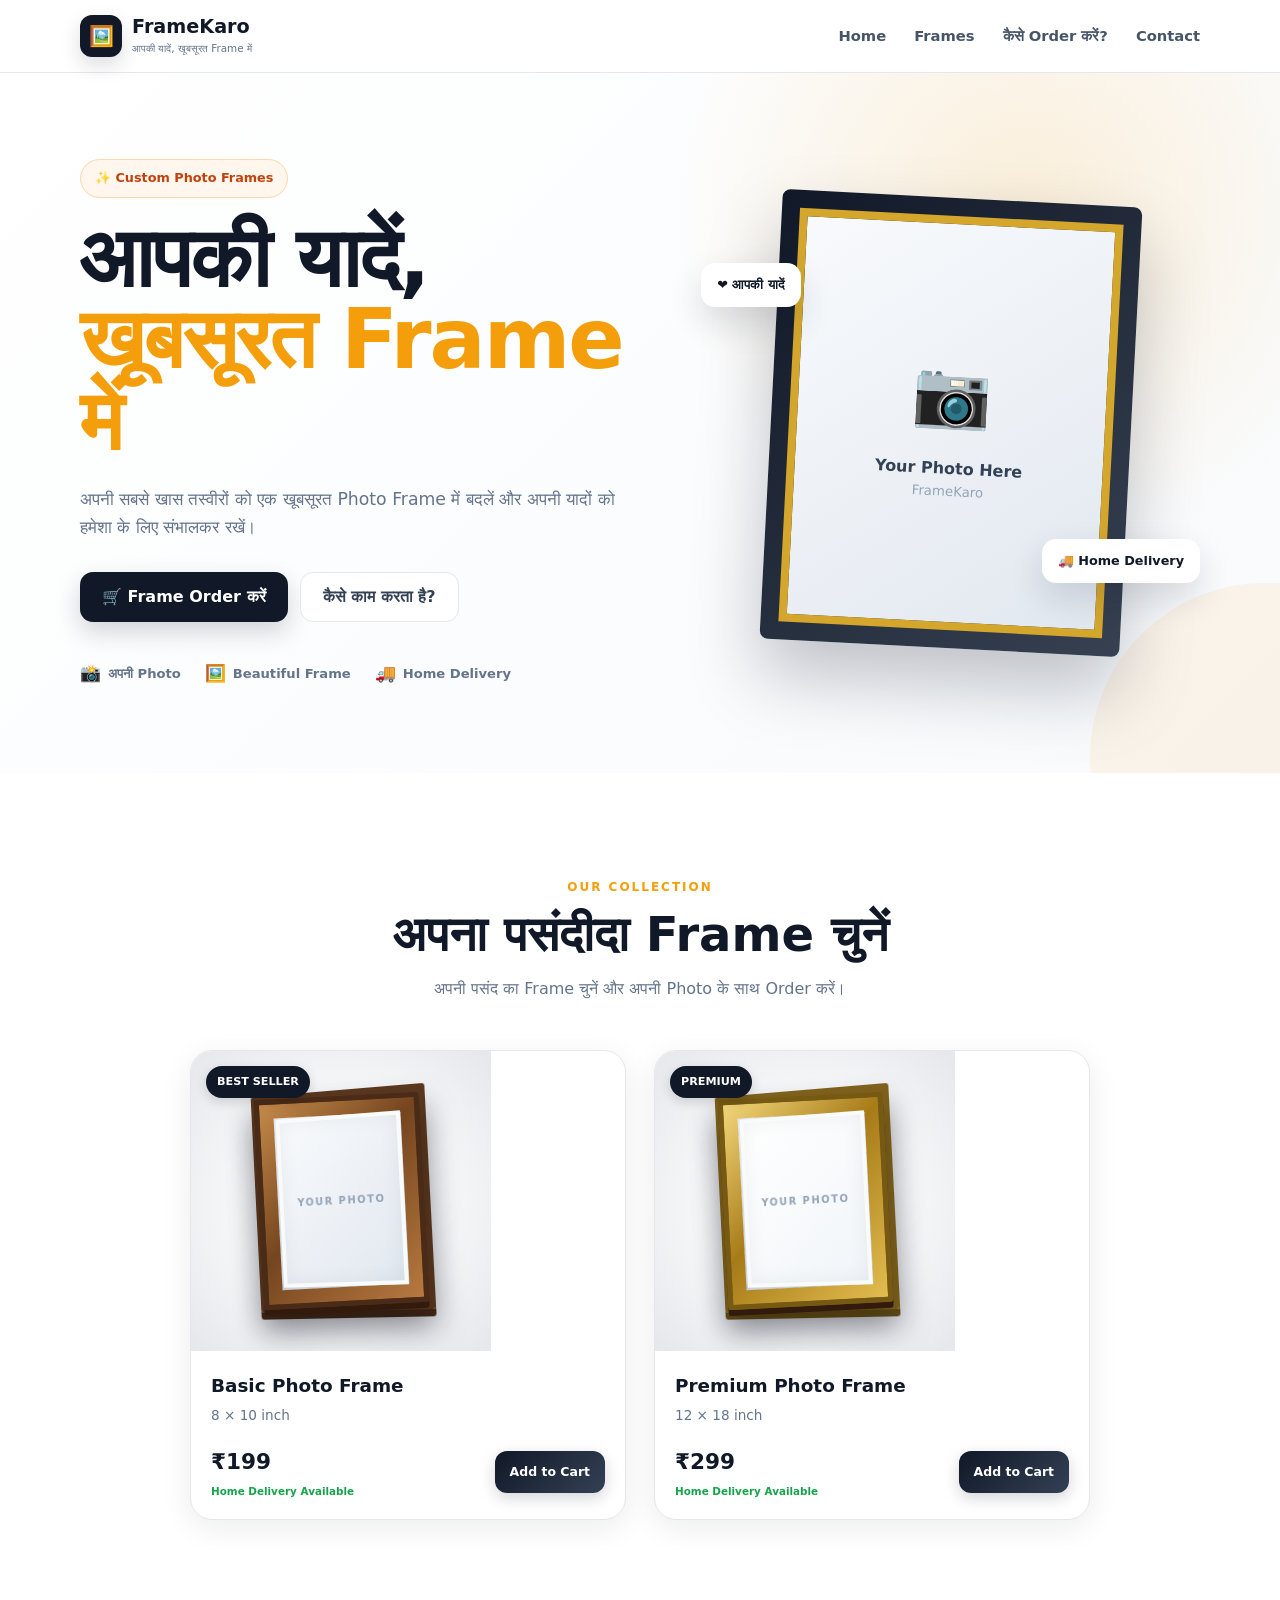
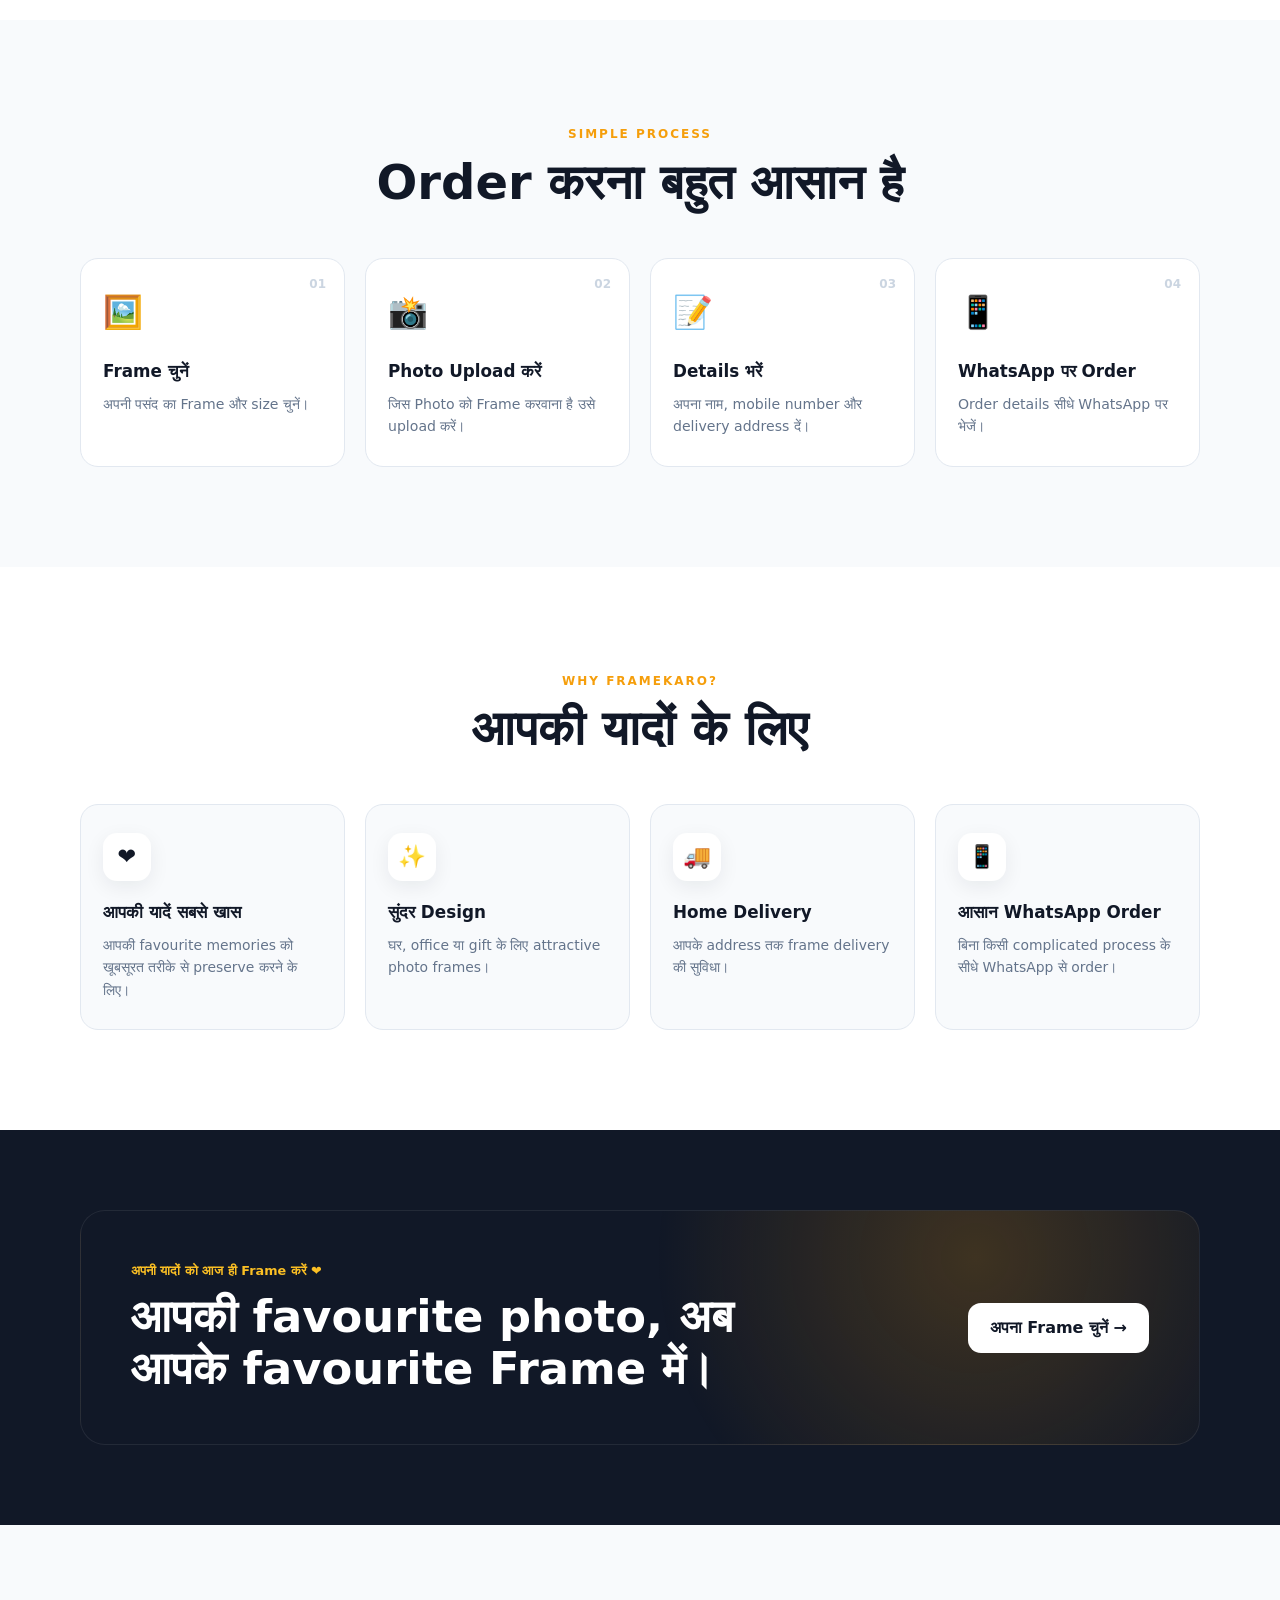
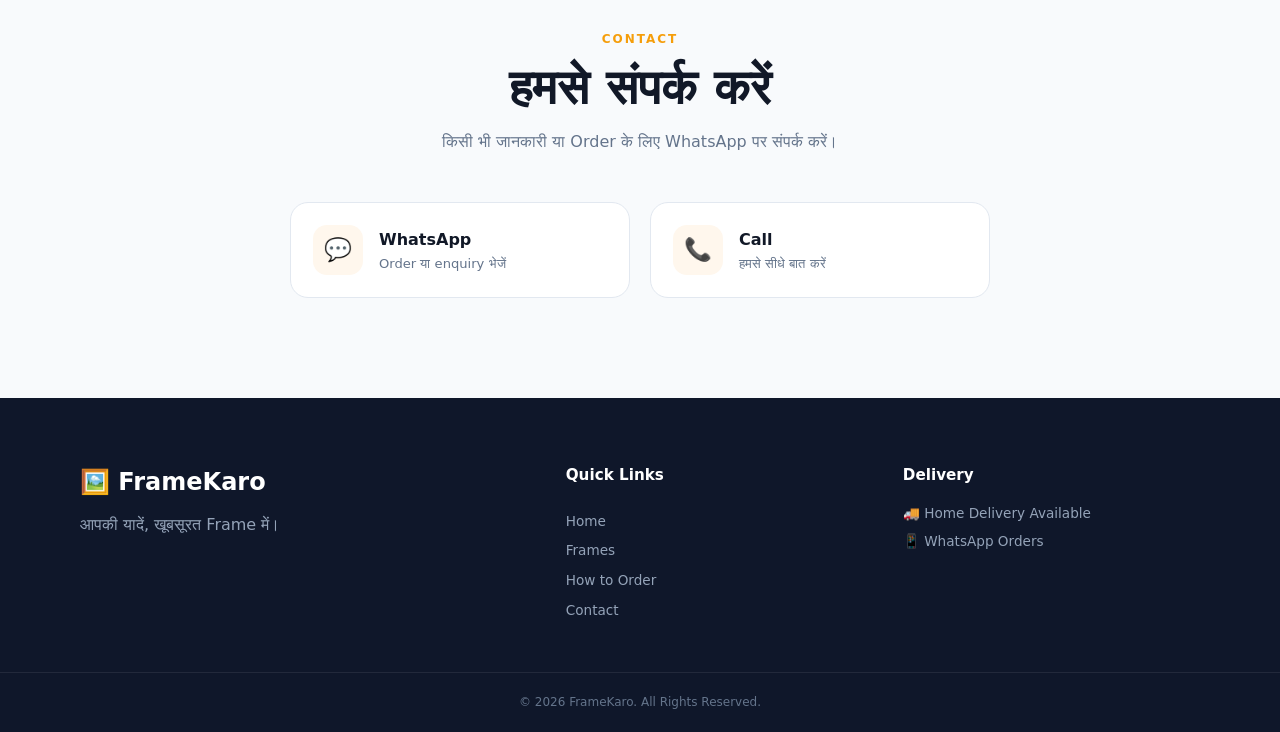
<file: index.html>
<!DOCTYPE html>
<html lang="hi">
<head>
  <meta charset="UTF-8">

  <meta name="viewport"
        content="width=device-width, initial-scale=1.0">

  <meta name="theme-color" content="#111827">

  <meta name="description"
        content="FrameKaro - आपकी यादें, खूबसूरत Frame में। Custom Photo Frames with Home Delivery.">

  <title>FrameKaro | आपकी यादें, खूबसूरत Frame में</title>

  <!-- Main CSS -->
  <link rel="stylesheet" href="css/style.css">
</head>

<body>

  <!-- =========================
       HEADER
  ========================== -->

  <header class="header">

    <div class="container header-inner">

      <a href="#home" class="logo">
        <span class="logo-icon">🖼️</span>
        <span>
          <strong>FrameKaro</strong>
          <small>आपकी यादें, खूबसूरत Frame में</small>
        </span>
      </a>

      <nav class="desktop-nav">
        <a href="#home">Home</a>
        <a href="#products">Frames</a>
        <a href="#how-it-works">कैसे Order करें?</a>
        <a href="#contact">Contact</a>
      </nav>
<!-- =========================
     CART MODAL
========================== -->

<div
  class="cart-modal"
  id="cartModal"
  aria-hidden="true">

  <div
    class="cart-overlay"
    id="cartOverlay">
  </div>


  <div class="cart-box">

    <button
      type="button"
      class="cart-close"
      id="cartClose"
      aria-label="Close Cart">

      ×

    </button>


    <div class="cart-header">

      <span>
        🛒
      </span>

      <div>

        <h2>
          आपका Cart
        </h2>

        <p>
          Order करने से पहले details check करें।
        </p>

      </div>

    </div>


    <div
      class="cart-items"
      id="cartItems">

      <!-- Cart items JavaScript से आएंगे -->

    </div>


    <div
      class="cart-empty"
      id="cartEmpty">

      <div>
        🛒
      </div>

      <h3>
        आपका Cart खाली है
      </h3>

      <p>
        नीचे दिए गए Frames में से अपना पसंदीदा Frame चुनें।
      </p>

    </div>


    <div class="cart-footer">

      <div class="cart-total">

        <span>
          Total
        </span>

        <strong id="cartTotal">
          ₹0
        </strong>

      </div>


      <button
        type="button"
        class="btn btn-primary cart-order-btn"
        id="cartOrderBtn">

        Proceed to Order →

      </button>

    </div>

  </div>

</div>
      <button
        class="menu-btn"
        id="menuBtn"
        aria-label="Menu">
        ☰
      </button>

    </div>

    <!-- Mobile Menu -->

    <div class="mobile-menu" id="mobileMenu">

      <a href="#home">Home</a>
      <a href="#products">Frames</a>
      <a href="#how-it-works">कैसे Order करें?</a>
      <a href="#contact">Contact</a>

    </div>

  </header>


  <!-- =========================
       HERO SECTION
  ========================== -->

  <main>

    <section class="hero" id="home">

      <div class="container hero-grid">

        <div class="hero-content">

          <span class="hero-badge">
            ✨ Custom Photo Frames
          </span>

          <h1>
            आपकी यादें,
            <span>खूबसूरत Frame में</span>
          </h1>

          <p>
            अपनी सबसे खास तस्वीरों को एक खूबसूरत
            Photo Frame में बदलें और अपनी यादों को
            हमेशा के लिए संभालकर रखें।
          </p>

          <div class="hero-buttons">

            <a href="#products" class="btn btn-primary">
              🛒 Frame Order करें
            </a>

            <a
              href="#how-it-works"
              class="btn btn-secondary">
              कैसे काम करता है?
            </a>

          </div>

          <div class="hero-features">

            <div>
              <strong>📸</strong>
              <span>अपनी Photo</span>
            </div>

            <div>
              <strong>🖼️</strong>
              <span>Beautiful Frame</span>
            </div>

            <div>
              <strong>🚚</strong>
              <span>Home Delivery</span>
            </div>

          </div>

        </div>


        <div class="hero-image">

          <div class="hero-frame">

            <div class="hero-placeholder">
              <span>📷</span>
              <p>Your Photo Here</p>
              <small>FrameKaro</small>
            </div>

          </div>

          <div class="floating-card card-one">
            ❤️ आपकी यादें
          </div>

          <div class="floating-card card-two">
            🚚 Home Delivery
          </div>

        </div>

      </div>

    </section>


    <!-- =========================
         PRODUCTS
    ========================== -->

    <section class="products-section" id="products">

      <div class="container">

        <div class="section-heading">

          <span>OUR COLLECTION</span>

          <h2>
            अपना पसंदीदा Frame चुनें
          </h2>

          <p>
            अपनी पसंद का Frame चुनें और अपनी Photo
            के साथ Order करें।
          </p>

        </div>


        <div
          class="products-grid"
          id="productsGrid">

          <!-- Products JavaScript से आएंगे -->

        </div>

      </div>

    </section>


    <!-- =========================
         HOW IT WORKS
    ========================== -->

    <section
      class="how-section"
      id="how-it-works">

      <div class="container">

        <div class="section-heading">

          <span>SIMPLE PROCESS</span>

          <h2>
            Order करना बहुत आसान है
          </h2>

        </div>


        <div class="steps-grid">

          <div class="step-card">

            <div class="step-number">
              01
            </div>

            <div class="step-icon">
              🖼️
            </div>

            <h3>
              Frame चुनें
            </h3>

            <p>
              अपनी पसंद का Frame और size चुनें।
            </p>

          </div>


          <div class="step-card">

            <div class="step-number">
              02
            </div>

            <div class="step-icon">
              📸
            </div>

            <h3>
              Photo Upload करें
            </h3>

            <p>
              जिस Photo को Frame करवाना है उसे upload करें।
            </p>

          </div>


          <div class="step-card">

            <div class="step-number">
              03
            </div>

            <div class="step-icon">
              📝
            </div>

            <h3>
              Details भरें
            </h3>

            <p>
              अपना नाम, mobile number और delivery address दें।
            </p>

          </div>


          <div class="step-card">

            <div class="step-number">
              04
            </div>

            <div class="step-icon">
              📱
            </div>

            <h3>
              WhatsApp पर Order
            </h3>

            <p>
              Order details सीधे WhatsApp पर भेजें।
            </p>

          </div>

        </div>

      </div>

    </section>


    <!-- =========================
         WHY FRAMEKARO
    ========================== -->

    <section class="why-section">

      <div class="container">

        <div class="section-heading">

          <span>WHY FRAMEKARO?</span>

          <h2>
            आपकी यादों के लिए
          </h2>

        </div>


        <div class="why-grid">

          <div class="why-card">

            <div class="why-icon">
              ❤️
            </div>

            <h3>
              आपकी यादें सबसे खास
            </h3>

            <p>
              आपकी favourite memories को खूबसूरत
              तरीके से preserve करने के लिए।
            </p>

          </div>


          <div class="why-card">

            <div class="why-icon">
              ✨
            </div>

            <h3>
              सुंदर Design
            </h3>

            <p>
              घर, office या gift के लिए attractive
              photo frames।
            </p>

          </div>


          <div class="why-card">

            <div class="why-icon">
              🚚
            </div>

            <h3>
              Home Delivery
            </h3>

            <p>
              आपके address तक frame delivery
              की सुविधा।
            </p>

          </div>


          <div class="why-card">

            <div class="why-icon">
              📱
            </div>

            <h3>
              आसान WhatsApp Order
            </h3>

            <p>
              बिना किसी complicated process के
              सीधे WhatsApp से order।
            </p>

          </div>

        </div>

      </div>

    </section>


    <!-- =========================
         ORDER CTA
    ========================== -->

    <section class="cta-section">

      <div class="container">

        <div class="cta-box">

          <div>

            <span>
              अपनी यादों को आज ही Frame करें ❤️
            </span>

            <h2>
              आपकी favourite photo,
              अब आपके favourite Frame में।
            </h2>

          </div>

          <a
            href="#products"
            class="btn btn-light">
            अपना Frame चुनें →
          </a>

        </div>

      </div>

    </section>


    <!-- =========================
         CONTACT
    ========================== -->

    <section
      class="contact-section"
      id="contact">

      <div class="container">

        <div class="section-heading">

          <span>CONTACT</span>

          <h2>
            हमसे संपर्क करें
          </h2>

          <p>
            किसी भी जानकारी या Order के लिए
            WhatsApp पर संपर्क करें।
          </p>

        </div>


        <div class="contact-grid">

          <a
            href="#"
            class="contact-card"
            id="whatsappContact">

            <div class="contact-icon">
              💬
            </div>

            <div>

              <h3>
                WhatsApp
              </h3>

              <p>
                Order या enquiry भेजें
              </p>

            </div>

          </a>


          <a
            href="#"
            class="contact-card"
            id="callContact">

            <div class="contact-icon">
              📞
            </div>

            <div>

              <h3>
                Call
              </h3>

              <p>
                हमसे सीधे बात करें
              </p>

            </div>

          </a>

        </div>

      </div>

    </section>

  </main>


  <!-- =========================
       FOOTER
  ========================== -->

  <footer class="footer">

    <div class="container footer-grid">

      <div class="footer-brand">

        <h2>
          🖼️ FrameKaro
        </h2>

        <p>
          आपकी यादें, खूबसूरत Frame में।
        </p>

      </div>


      <div class="footer-links">

        <h3>
          Quick Links
        </h3>

        <a href="#home">Home</a>
        <a href="#products">Frames</a>
        <a href="#how-it-works">How to Order</a>
        <a href="#contact">Contact</a>

      </div>


      <div class="footer-info">

        <h3>
          Delivery
        </h3>

        <p>
          🚚 Home Delivery Available
        </p>

        <p>
          📱 WhatsApp Orders
        </p>

      </div>

    </div>


    <div class="footer-bottom">

      <p>
        © <span id="currentYear"></span>
        FrameKaro. All Rights Reserved.
      </p>

    </div>

  </footer>


  <!-- =========================
       ORDER MODAL
  ========================== -->

  <div
    class="modal"
    id="orderModal"
    aria-hidden="true">

    <div class="modal-overlay" id="modalOverlay"></div>

    <div class="modal-box">

      <button
        class="modal-close"
        id="closeModal"
        aria-label="Close">
        ×
      </button>


      <div class="modal-header">

        <span class="modal-icon">
          🖼️
        </span>

        <h2>
          अपना Order तैयार करें
        </h2>

        <p id="selectedProductText">
          Product
        </p>

      </div>


      <form id="orderForm">


        <!-- Product -->

        <input
          type="hidden"
          id="selectedProduct">


        <!-- Photo -->

        <div class="form-group">

          <label for="photo">
            📸 अपनी Photo चुनें
          </label>

          <input
            type="file"
            id="photo"
            accept="image/*"
            required>

          <div
            class="photo-preview"
            id="photoPreview">

            <span>
              Photo Preview
            </span>

          </div>

        </div>


        <!-- Name -->

        <div class="form-group">

          <label for="customerName">
            आपका नाम
          </label>

          <input
            type="text"
            id="customerName"
            placeholder="अपना नाम लिखें"
            required>

        </div>


        <!-- Mobile -->

        <div class="form-group">

          <label for="customerPhone">
            Mobile Number
          </label>

          <input
            type="tel"
            id="customerPhone"
            placeholder="10 digit mobile number"
            maxlength="10"
            required>

        </div>


        <!-- Address -->

        <div class="form-group">

          <label for="customerAddress">
            Delivery Address
          </label>

          <textarea
            id="customerAddress"
            rows="3"
            placeholder="पूरा delivery address"
            required></textarea>

        </div>


        <!-- Quantity -->

        <div class="form-group">

          <label for="quantity">
            Quantity
          </label>

          <div class="quantity-control">

            <button
              type="button"
              id="minusBtn">
              −
            </button>

            <input
              type="number"
              id="quantity"
              value="1"
              min="1"
              max="10"
              readonly>

            <button
              type="button"
              id="plusBtn">
              +
            </button>

          </div>

        </div>


        <!-- Total -->

        <div class="order-total">

          <span>
            Total
          </span>

          <strong id="orderTotal">
            ₹0
          </strong>

        </div>


        <button
          type="submit"
          class="btn btn-whatsapp">

          💬 WhatsApp पर Order भेजें

        </button>


        <p class="form-note">
          आपकी Order details WhatsApp पर भेजी जाएंगी।
        </p>

      </form>

    </div>

  </div>


  <!-- =========================
       JAVASCRIPT
  ========================== -->

  <script src="js/config.js"></script>
  <script src="js/products.js"></script>
  <script src="js/script.js"></script>

</body>
</html>
</file>
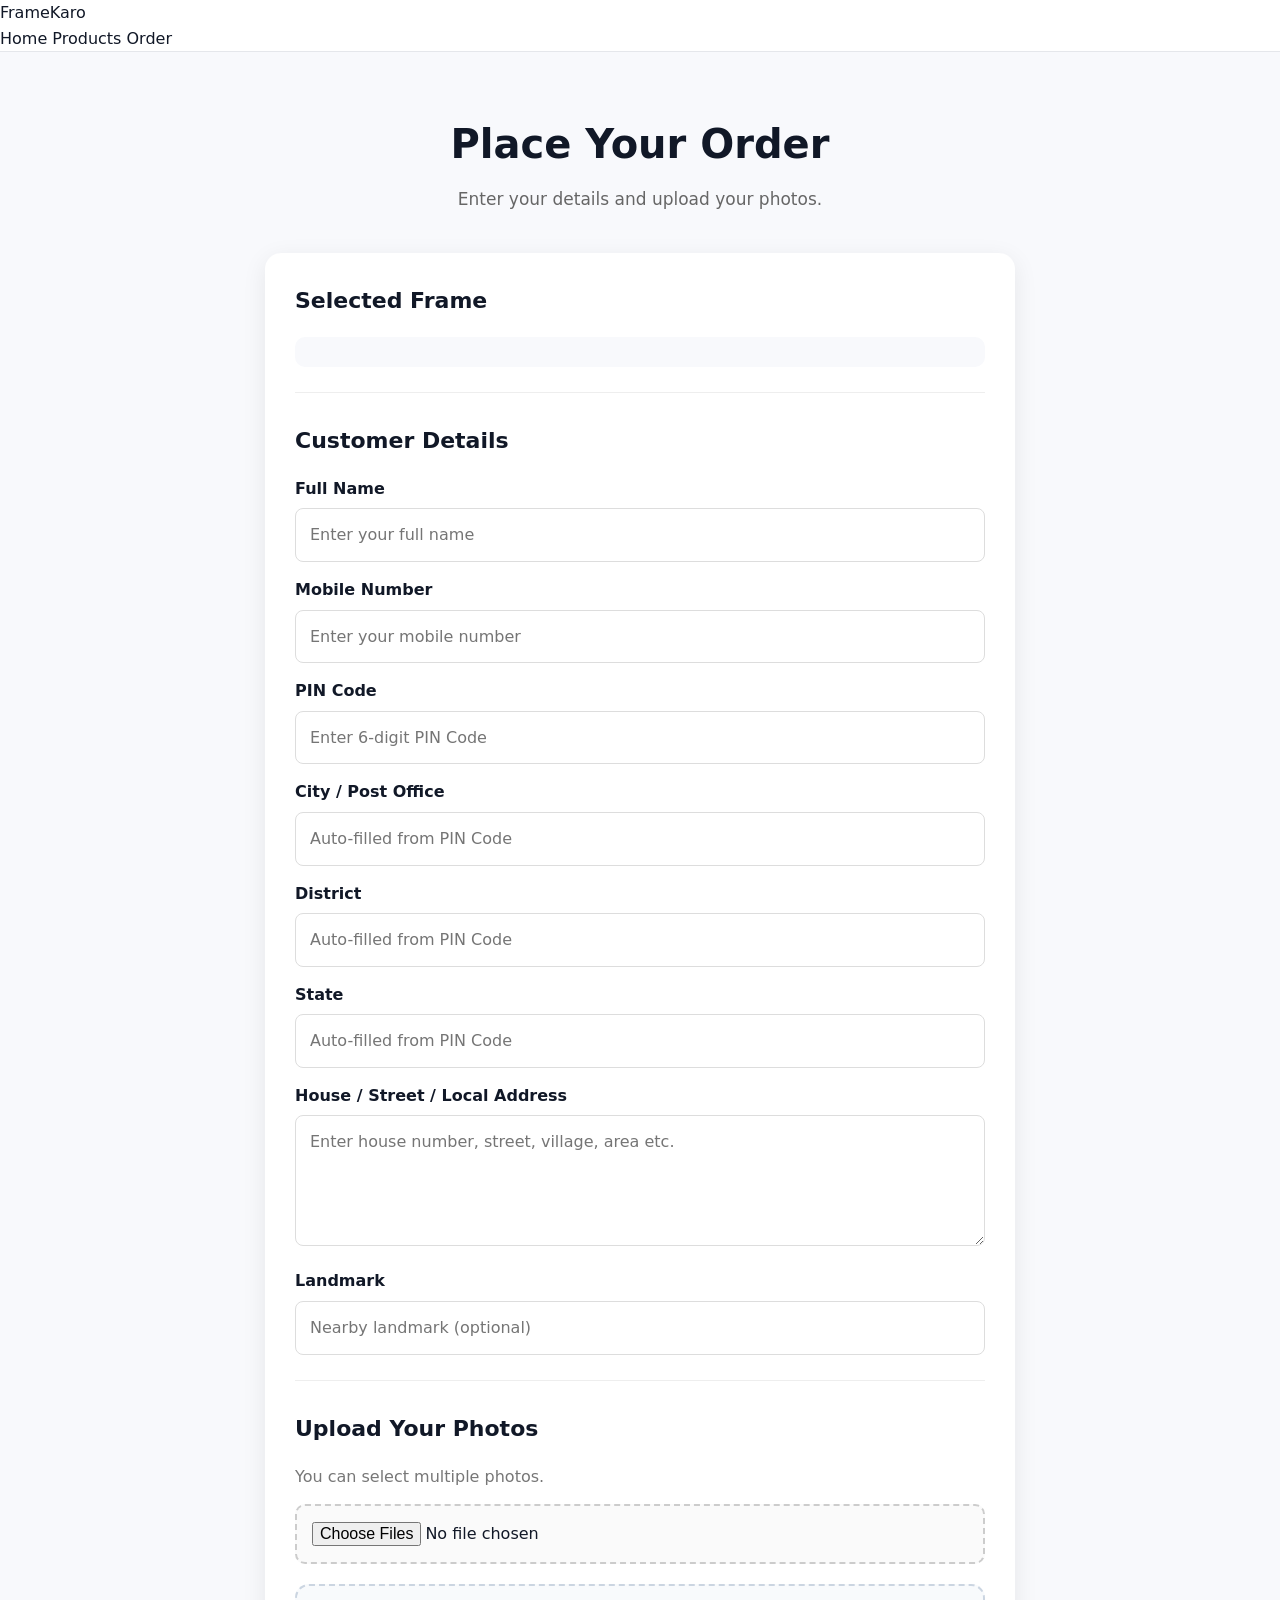
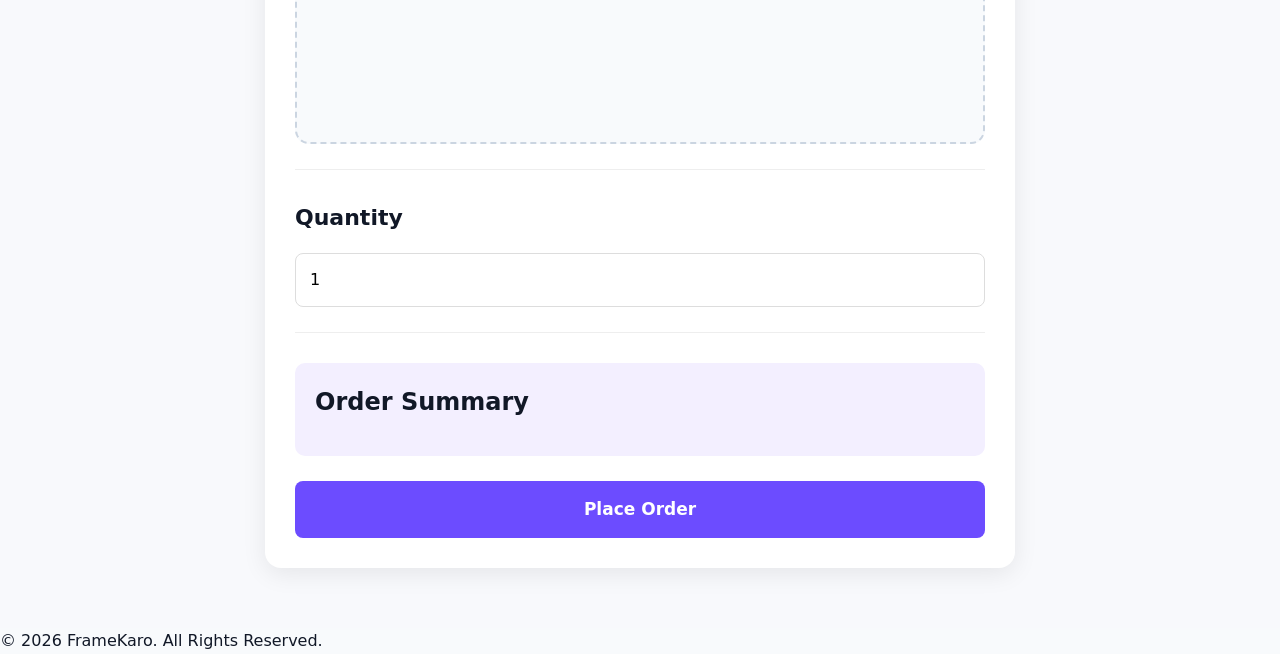
<file: order.html>
<!DOCTYPE html>
<html lang="en">

<head>

    <meta charset="UTF-8">

    <meta
        name="viewport"
        content="width=device-width, initial-scale=1.0"
    >

    <title>FrameKaro | Place Your Order</title>

    <meta
        name="description"
        content="Place your custom photo frame order with FrameKaro."
    >

    <link rel="stylesheet" href="css/style.css">
    <link rel="stylesheet" href="css/order.css">

</head>


<body>


    <!-- =========================
         HEADER
    ========================== -->

    <header class="header">

        <div class="logo">
            FrameKaro
        </div>


        <nav class="navbar">

            <a href="index.html">
                Home
            </a>

            <a href="products.html">
                Products
            </a>

            <a href="order.html">
                Order
            </a>

        </nav>

    </header>



    <!-- =========================
         ORDER PAGE
    ========================== -->

    <main>

        <section class="order-page">


            <div class="order-heading">

                <h1>
                    Place Your Order
                </h1>

                <p>
                    Enter your details and upload your photos.
                </p>

            </div>



            <!-- =========================
                 ORDER FORM
            ========================== -->

            <form
                id="order-form"
                class="order-form"
            >


                <!-- PRODUCT INFORMATION -->

                <div class="form-section">

                    <h2>
                        Selected Frame
                    </h2>


                    <div id="selected-product">

                        <!-- Product will appear here -->

                    </div>

                </div>



                <!-- CUSTOMER DETAILS -->

                <div class="form-section">

                    <h2>
                        Customer Details
                    </h2>


                    <label for="customer-name">
                        Full Name
                    </label>

                    <input
                        type="text"
                        id="customer-name"
                        name="customerName"
                        placeholder="Enter your full name"
                        required
                    >


                    <label for="customer-mobile">
                        Mobile Number
                    </label>

                    <input
                        type="tel"
                        id="customer-mobile"
                        name="customerMobile"
                        placeholder="Enter your mobile number"
                        required
                    >


                    <!-- PIN CODE -->

<label for="customer-pincode">
    PIN Code
</label>

<input
    type="text"
    id="customer-pincode"
    name="customerPincode"
    placeholder="Enter 6-digit PIN Code"
    inputmode="numeric"
    maxlength="6"
    autocomplete="postal-code"
    required
>


<!-- AUTO LOCATION DETAILS -->

<label for="customer-city">
    City / Post Office
</label>

<input
    type="text"
    id="customer-city"
    name="customerCity"
    placeholder="Auto-filled from PIN Code"
    readonly
>


<label for="customer-district">
    District
</label>

<input
    type="text"
    id="customer-district"
    name="customerDistrict"
    placeholder="Auto-filled from PIN Code"
    readonly
>


<label for="customer-state">
    State
</label>

<input
    type="text"
    id="customer-state"
    name="customerState"
    placeholder="Auto-filled from PIN Code"
    readonly
>


<!-- COMPLETE ADDRESS -->

<label for="customer-address">
    House / Street / Local Address
</label>

<textarea
    id="customer-address"
    name="customerAddress"
    rows="4"
    placeholder="Enter house number, street, village, area etc."
    required
></textarea>


<label for="customer-landmark">
    Landmark
</label>

<input
    type="text"
    id="customer-landmark"
    name="customerLandmark"
    placeholder="Nearby landmark (optional)"
>

                </div>



                <!-- =========================
                     MULTIPLE PHOTO UPLOAD
                ========================== -->

                <div class="form-section">

                    <h2>
                        Upload Your Photos
                    </h2>


                    <p class="upload-help">
                        You can select multiple photos.
                    </p>


                    <input
                        type="file"
                        id="photo-upload"
                        name="photos"
                        accept="image/*"
                        multiple
                    >


                    <!-- PHOTO PREVIEW -->

                    <div
                        id="photo-preview"
                        class="photo-preview"
                    >

                        <!-- Uploaded photos will appear here -->

                    </div>

                </div>



                <!-- =========================
                     QUANTITY
                ========================== -->

                <div class="form-section">

                    <h2>
                        Quantity
                    </h2>


                    <input
                        type="number"
                        id="quantity"
                        name="quantity"
                        value="1"
                        min="1"
                        required
                    >

                </div>



                <!-- =========================
                     ORDER SUMMARY
                ========================== -->

                <div class="order-summary">

                    <h2>
                        Order Summary
                    </h2>


                <div id="order-summary-content">
</div>

</div>

<button
    type="submit"
    class="submit-order-btn"
>
    Place Order
</button>

</form>

</div>

</main>

<footer>
    <p>© 2026 FrameKaro. All Rights Reserved.</p>
</footer>

<script src="js/products.js"></script>
<script src="js/pincode.js"></script>
<script src="js/order.js"></script>

</body>
</html>
</file>
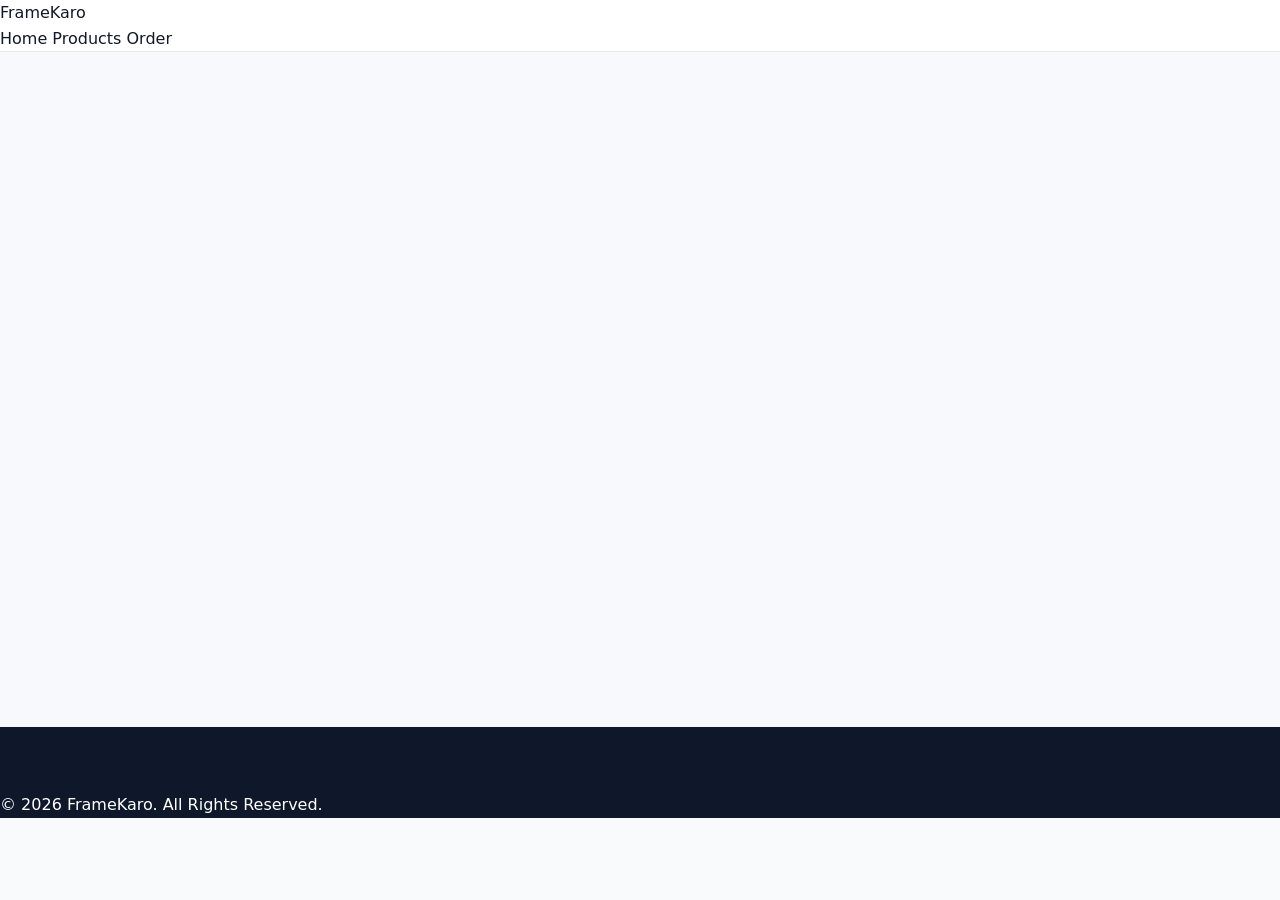
<file: product.html>
<!DOCTYPE html>
<html lang="en">

<head>
    <meta charset="UTF-8">

    <meta
        name="viewport"
        content="width=device-width, initial-scale=1.0"
    >

    <title>FrameKaro | Product Details</title>

    <link rel="stylesheet" href="css/style.css">
    <link rel="stylesheet" href="css/product.css">
</head>

<body>

    <!-- HEADER -->

    <header class="header">

        <div class="logo">
            FrameKaro
        </div>

        <nav class="navbar">

            <a href="index.html">
                Home
            </a>

            <a href="products.html">
                Products
            </a>

            <a href="order.html">
                Order
            </a>

        </nav>

    </header>


    <!-- PRODUCT DETAIL -->

    <main>

        <section class="product-detail">

            <div id="product-detail-container">

                <!-- Product will load here -->

            </div>

        </section>

    </main>


    <!-- FOOTER -->

    <footer class="footer">

        <p>
            © 2026 FrameKaro. All Rights Reserved.
        </p>

    </footer>


    <script src="js/products.js"></script>
    <script src="js/product.js"></script>

</body>

</html>
</file>
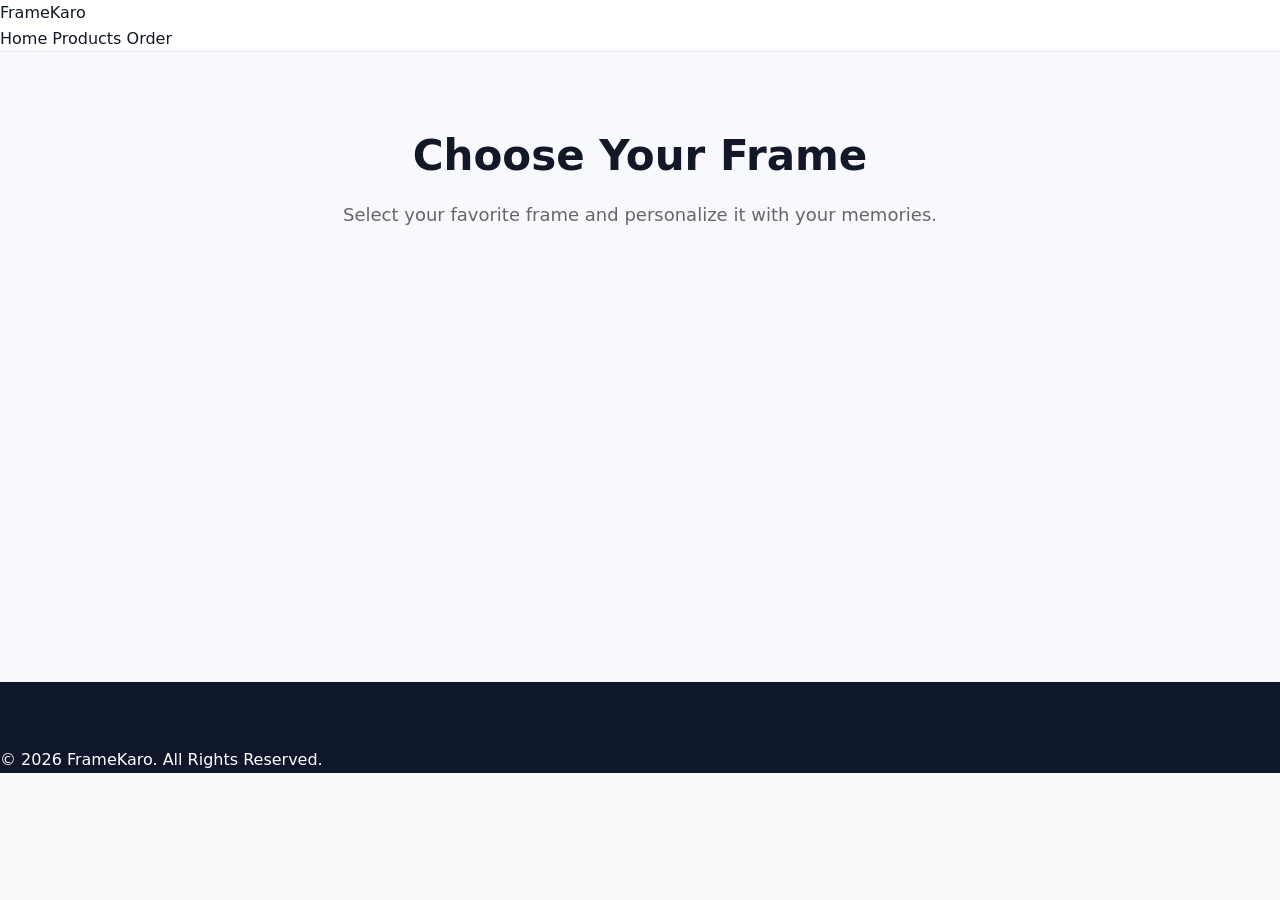
<file: products.html>
<!DOCTYPE html>
<html lang="en">

<head>
    <meta charset="UTF-8">
    <meta name="viewport" content="width=device-width, initial-scale=1.0">

    <title>FrameKaro | Our Frames</title>

    <meta
        name="description"
        content="Explore custom photo frames from FrameKaro."
    >

    <link rel="stylesheet" href="css/style.css">
    <link rel="stylesheet" href="css/products.css">
</head>

<body>

    <!-- HEADER -->
    <header class="header">

        <div class="logo">
            FrameKaro
        </div>

        <nav class="navbar">
            <a href="index.html">Home</a>
            <a href="products.html">Products</a>
            <a href="order.html">Order</a>
        </nav>

    </header>


    <!-- PRODUCTS PAGE -->
    <main>

        <section class="products-page">

            <div class="products-heading">

                <h1>Choose Your Frame</h1>

                <p>
                    Select your favorite frame and personalize it
                    with your memories.
                </p>

            </div>


            <!-- PRODUCT CONTAINER -->
            <div id="products-container" class="products-container">

                <!-- Products will be added here -->

            </div>

        </section>

    </main>


    <!-- FOOTER -->
    <footer class="footer">

        <p>
            © 2026 FrameKaro. All Rights Reserved.
        </p>

    </footer>


    <script src="js/main.js"></script>
    <script src="js/products.js"></script>

</body>

</html>
</file>
<file: css/style.css>
/* =====================================================
   FRAMEKARO - MAIN STYLESHEET
   ===================================================== */

/* ---------- RESET ---------- */

* {
  margin: 0;
  padding: 0;
  box-sizing: border-box;
}

html {
  scroll-behavior: smooth;
}

body {
  font-family:
    system-ui,
    -apple-system,
    BlinkMacSystemFont,
    "Segoe UI",
    sans-serif;

  background: #f8fafc;
  color: #111827;
  line-height: 1.6;
  overflow-x: hidden;
}

a {
  color: inherit;
  text-decoration: none;
}

button,
input,
textarea {
  font: inherit;
}

button {
  cursor: pointer;
}

img {
  max-width: 100%;
  display: block;
}


/* ---------- COMMON ---------- */

.container {
  width: min(1120px, calc(100% - 32px));
  margin: auto;
}

section {
  scroll-margin-top: 80px;
}

.section-heading {
  text-align: center;
  max-width: 680px;
  margin: 0 auto 48px;
}

.section-heading > span {
  display: inline-block;
  font-size: 0.75rem;
  font-weight: 800;
  letter-spacing: 2px;
  color: #f59e0b;
  margin-bottom: 10px;
}

.section-heading h2 {
  font-size: clamp(2rem, 5vw, 3rem);
  line-height: 1.15;
  margin-bottom: 14px;
}

.section-heading p {
  color: #64748b;
  font-size: 1rem;
}


/* =====================================================
   HEADER
   ===================================================== */

.header {
  position: sticky;
  top: 0;
  z-index: 1000;

  background: rgba(255, 255, 255, 0.94);
  backdrop-filter: blur(15px);

  border-bottom: 1px solid #e5e7eb;
}

.header-inner {
  min-height: 72px;

  display: flex;
  align-items: center;
  justify-content: space-between;
  gap: 20px;
}


/* ---------- LOGO ---------- */

.logo {
  display: flex;
  align-items: center;
  gap: 10px;
}

.logo-icon {
  width: 42px;
  height: 42px;

  display: grid;
  place-items: center;

  background: #111827;
  color: white;

  border-radius: 12px;

  font-size: 20px;

  box-shadow:
    0 8px 20px rgba(17, 24, 39, 0.15);
}

.logo strong {
  display: block;

  font-size: 1.2rem;
  line-height: 1.1;
}

.logo small {
  display: block;

  color: #64748b;

  font-size: 0.65rem;

  margin-top: 3px;
}


/* ---------- DESKTOP NAV ---------- */

.desktop-nav {
  display: flex;
  align-items: center;
  gap: 28px;
}

.desktop-nav a {
  position: relative;

  font-size: 0.92rem;
  font-weight: 600;

  color: #475569;

  transition:
    color 0.25s ease;
}

.desktop-nav a::after {
  content: "";

  position: absolute;

  left: 0;
  bottom: -7px;

  width: 0;
  height: 2px;

  background: #f59e0b;

  transition:
    width 0.25s ease;
}

.desktop-nav a:hover {
  color: #111827;
}

.desktop-nav a:hover::after {
  width: 100%;
}


/* ---------- MENU BUTTON ---------- */

.menu-btn {
  display: none;

  width: 44px;
  height: 44px;

  border: 0;
  border-radius: 12px;

  background: #111827;
  color: white;

  font-size: 1.3rem;
}


/* ---------- MOBILE MENU ---------- */

.mobile-menu {
  display: none;

  padding: 12px 16px 18px;

  background: white;

  border-top: 1px solid #f1f5f9;
}

.mobile-menu a {
  display: block;

  padding: 13px 8px;

  color: #334155;
  font-weight: 600;

  border-bottom: 1px solid #f1f5f9;
}

.mobile-menu a:last-child {
  border-bottom: 0;
}

.mobile-menu.active {
  display: block;

  animation: menuOpen 0.25s ease;
}


/* =====================================================
   HERO
   ===================================================== */

.hero {
  position: relative;

  min-height: 700px;

  display: flex;
  align-items: center;

  background:
    radial-gradient(
      circle at 80% 20%,
      rgba(245, 158, 11, 0.15),
      transparent 30%
    ),
    linear-gradient(
      135deg,
      #ffffff,
      #f8fafc
    );

  overflow: hidden;
}

.hero::before {
  content: "";

  position: absolute;

  width: 350px;
  height: 350px;

  right: -160px;
  bottom: -160px;

  background: rgba(245, 158, 11, 0.08);

  border-radius: 50%;
}

.hero-grid {
  display: grid;

  grid-template-columns:
    minmax(0, 1.05fr)
    minmax(350px, 0.95fr);

  align-items: center;

  gap: 70px;
}


/* ---------- HERO CONTENT ---------- */

.hero-badge {
  display: inline-block;

  padding: 8px 14px;

  border-radius: 50px;

  background: #fff7ed;
  color: #c2410c;

  border: 1px solid #fed7aa;

  font-size: 0.8rem;
  font-weight: 700;

  margin-bottom: 20px;
}

.hero h1 {
  font-size: clamp(2.8rem, 7vw, 5.2rem);

  line-height: 0.98;

  letter-spacing: -2px;

  max-width: 650px;
}

.hero h1 span {
  display: block;

  color: #f59e0b;
}

.hero-content > p {
  max-width: 600px;

  margin-top: 24px;

  color: #64748b;

  font-size: 1.08rem;
}


/* ---------- HERO BUTTONS ---------- */

.hero-buttons {
  display: flex;

  flex-wrap: wrap;

  gap: 12px;

  margin-top: 30px;
}


/* ---------- BUTTONS ---------- */

.btn {
  display: inline-flex;

  align-items: center;
  justify-content: center;

  gap: 8px;

  min-height: 50px;

  padding: 0 22px;

  border-radius: 13px;

  border: 0;

  font-weight: 800;

  transition:
    transform 0.25s ease,
    box-shadow 0.25s ease,
    background 0.25s ease;
}

.btn:hover {
  transform: translateY(-2px);
}

.btn-primary {
  background: #111827;
  color: white;

  box-shadow:
    0 10px 25px rgba(17, 24, 39, 0.18);
}

.btn-primary:hover {
  background: #000;
  box-shadow:
    0 14px 30px rgba(17, 24, 39, 0.25);
}

.btn-secondary {
  background: white;

  border: 1px solid #e2e8f0;

  color: #334155;
}

.btn-secondary:hover {
  border-color: #cbd5e1;
}


/* ---------- HERO FEATURES ---------- */

.hero-features {
  display: flex;

  flex-wrap: wrap;

  gap: 24px;

  margin-top: 38px;
}

.hero-features div {
  display: flex;

  align-items: center;

  gap: 7px;

  color: #64748b;

  font-size: 0.82rem;

  font-weight: 600;
}

.hero-features strong {
  font-size: 1.05rem;
}


/* =====================================================
   HERO IMAGE / FRAME
   ===================================================== */

.hero-image {
  position: relative;

  display: grid;

  place-items: center;

  min-height: 500px;
}

.hero-frame {
  width: min(360px, 80vw);

  aspect-ratio: 4 / 5;

  padding: 18px;

  background:
    linear-gradient(
      135deg,
      #111827,
      #374151
    );

  border-radius: 8px;

  box-shadow:
    0 35px 70px rgba(15, 23, 42, 0.25);

  transform:
    rotate(3deg);

  animation:
    frameFloat 5s ease-in-out infinite;
}

.hero-placeholder {
  width: 100%;
  height: 100%;

  display: flex;

  flex-direction: column;

  align-items: center;
  justify-content: center;

  text-align: center;

  background:
    linear-gradient(
      145deg,
      #f8fafc,
      #e2e8f0
    );

  border: 8px solid #d4a72c;

  color: #64748b;
}

.hero-placeholder span {
  font-size: 4rem;

  margin-bottom: 10px;
}

.hero-placeholder p {
  font-weight: 800;

  color: #334155;
}

.hero-placeholder small {
  color: #94a3b8;
}


/* ---------- FLOATING CARDS ---------- */

.floating-card {
  position: absolute;

  padding: 12px 16px;

  background: white;

  border-radius: 14px;

  box-shadow:
    0 15px 35px rgba(15, 23, 42, 0.14);

  font-size: 0.8rem;

  font-weight: 800;

  animation:
    cardFloat 4s ease-in-out infinite;
}

.card-one {
  left: 0;
  top: 90px;
}

.card-two {
  right: 0;
  bottom: 90px;

  animation-delay: 1s;
}


/* =====================================================
   PRODUCTS
   ===================================================== */

.products-section {
  padding: 100px 0;

  background: white;
}

.products-grid {
  display: grid;

  grid-template-columns:
    repeat(2, minmax(0, 1fr));

  gap: 28px;

  max-width: 900px;

  margin: auto;
}


/* ---------- PRODUCT CARD ---------- */

.product-card {
  position: relative;

  background: white;

  border: 1px solid #e2e8f0;

  border-radius: 22px;

  overflow: hidden;

  box-shadow:
    0 10px 35px rgba(15, 23, 42, 0.06);

  transition:
    transform 0.3s ease,
    box-shadow 0.3s ease,
    border-color 0.3s ease;
}

.product-card:hover {
  transform: translateY(-7px);

  border-color: #cbd5e1;

  box-shadow:
    0 22px 50px rgba(15, 23, 42, 0.12);
}


/* ---------- PRODUCT IMAGE ---------- */

.product-image {
  position: relative;

  aspect-ratio: 1 / 1;

  background:
    linear-gradient(
      145deg,
      #f1f5f9,
      #e2e8f0
    );

  overflow: hidden;
}

.product-image img {
  width: 100%;
  height: 100%;

  object-fit: cover;

  transition:
    transform 0.4s ease;
}

.product-card:hover .product-image img {
  transform: scale(1.04);
}

.product-badge {
  position: absolute;

  top: 14px;
  left: 14px;

  padding: 7px 10px;

  background: #111827;
  color: white;

  border-radius: 50px;

  font-size: 0.7rem;

  font-weight: 800;
}


/* ---------- PRODUCT CONTENT ---------- */

.product-content {
  padding: 22px;
}

.product-content h3 {
  font-size: 1.25rem;

  margin-bottom: 5px;
}

.product-size {
  color: #64748b;

  font-size: 0.88rem;

  margin-bottom: 15px;
}

.product-bottom {
  display: flex;

  align-items: center;
  justify-content: space-between;

  gap: 12px;
}

.product-price {
  font-size: 1.5rem;

  font-weight: 900;

  color: #111827;
}

.product-price small {
  display: block;

  font-size: 0.68rem;

  font-weight: 500;

  color: #94a3b8;
}

.order-btn {
  border: 0;

  padding: 11px 16px;

  border-radius: 11px;

  background: #f59e0b;

  color: #111827;

  font-weight: 800;

  transition:
    transform 0.2s ease,
    background 0.2s ease;
}

.order-btn:hover {
  background: #fbbf24;

  transform: translateY(-2px);
}


/* =====================================================
   HOW IT WORKS
   ===================================================== */

.how-section {
  padding: 100px 0;

  background: #f8fafc;
}

.steps-grid {
  display: grid;

  grid-template-columns:
    repeat(4, minmax(0, 1fr));

  gap: 20px;
}

.step-card {
  position: relative;

  padding: 28px 22px;

  background: white;

  border: 1px solid #e2e8f0;

  border-radius: 18px;

  transition:
    transform 0.25s ease,
    box-shadow 0.25s ease;
}

.step-card:hover {
  transform: translateY(-5px);

  box-shadow:
    0 18px 40px rgba(15, 23, 42, 0.08);
}

.step-number {
  position: absolute;

  top: 16px;
  right: 18px;

  color: #cbd5e1;

  font-size: 0.75rem;

  font-weight: 900;
}

.step-icon {
  font-size: 2rem;

  margin-bottom: 20px;
}

.step-card h3 {
  margin-bottom: 8px;

  font-size: 1.05rem;
}

.step-card p {
  color: #64748b;

  font-size: 0.88rem;
}


/* =====================================================
   WHY FRAMEKARO
   ===================================================== */

.why-section {
  padding: 100px 0;

  background: white;
}

.why-grid {
  display: grid;

  grid-template-columns:
    repeat(4, minmax(0, 1fr));

  gap: 20px;
}

.why-card {
  padding: 28px 22px;

  border-radius: 18px;

  background: #f8fafc;

  border: 1px solid #e2e8f0;

  transition:
    transform 0.25s ease,
    background 0.25s ease;
}

.why-card:hover {
  transform: translateY(-5px);

  background: #fff7ed;
}

.why-icon {
  width: 48px;
  height: 48px;

  display: grid;
  place-items: center;

  margin-bottom: 18px;

  border-radius: 14px;

  background: white;

  font-size: 1.4rem;

  box-shadow:
    0 6px 20px rgba(15, 23, 42, 0.07);
}

.why-card h3 {
  margin-bottom: 8px;

  font-size: 1.05rem;
}

.why-card p {
  color: #64748b;

  font-size: 0.87rem;
}


/* =====================================================
   CTA
   ===================================================== */

.cta-section {
  padding: 80px 0;

  background: #111827;
}

.cta-box {
  display: flex;

  align-items: center;
  justify-content: space-between;

  gap: 30px;

  padding: 50px;

  border-radius: 25px;

  background:
    radial-gradient(
      circle at 80% 20%,
      rgba(245, 158, 11, 0.2),
      transparent 35%
    );

  border: 1px solid rgba(255,255,255,0.08);
}

.cta-box span {
  display: block;

  color: #fbbf24;

  font-size: 0.8rem;

  font-weight: 800;

  margin-bottom: 10px;
}

.cta-box h2 {
  max-width: 650px;

  color: white;

  font-size: clamp(1.8rem, 4vw, 2.8rem);

  line-height: 1.15;
}

.btn-light {
  flex-shrink: 0;

  background: white;

  color: #111827;
}

.btn-light:hover {
  background: #f8fafc;
}


/* =====================================================
   CONTACT
   ===================================================== */

.contact-section {
  padding: 100px 0;

  background: #f8fafc;
}

.contact-grid {
  max-width: 700px;

  margin: auto;

  display: grid;

  grid-template-columns:
    repeat(2, minmax(0, 1fr));

  gap: 20px;
}

.contact-card {
  display: flex;

  align-items: center;

  gap: 16px;

  padding: 22px;

  background: white;

  border: 1px solid #e2e8f0;

  border-radius: 18px;

  transition:
    transform 0.25s ease,
    box-shadow 0.25s ease;
}

.contact-card:hover {
  transform: translateY(-4px);

  box-shadow:
    0 15px 35px rgba(15, 23, 42, 0.08);
}

.contact-icon {
  width: 50px;
  height: 50px;

  display: grid;
  place-items: center;

  flex-shrink: 0;

  border-radius: 14px;

  background: #fff7ed;

  font-size: 1.4rem;
}

.contact-card h3 {
  font-size: 1rem;
}

.contact-card p {
  color: #64748b;

  font-size: 0.82rem;
}


/* =====================================================
   FOOTER
   ===================================================== */

.footer {
  background: #0f172a;

  color: white;

  padding-top: 65px;
}

.footer-grid {
  display: grid;

  grid-template-columns:
    1.5fr
    1fr
    1fr;

  gap: 40px;

  padding-bottom: 50px;
}

.footer-brand h2 {
  margin-bottom: 10px;
}

.footer-brand p {
  color: #94a3b8;
}

.footer h3 {
  font-size: 0.95rem;

  margin-bottom: 15px;
}

.footer-links {
  display: flex;

  flex-direction: column;

  gap: 8px;
}

.footer-links a {
  color: #94a3b8;

  font-size: 0.85rem;

  transition:
    color 0.2s ease;
}

.footer-links a:hover {
  color: white;
}

.footer-info p {
  color: #94a3b8;

  font-size: 0.85rem;

  margin-bottom: 7px;
}

.footer-bottom {
  padding: 20px 16px;

  text-align: center;

  border-top: 1px solid rgba(255,255,255,0.08);

  color: #64748b;

  font-size: 0.75rem;
}


/* =====================================================
   ORDER MODAL
   ===================================================== */

.modal {
  position: fixed;

  inset: 0;

  z-index: 3000;

  display: none;

  align-items: center;
  justify-content: center;

  padding: 20px;
}

.modal.active {
  display: flex;
}

.modal-overlay {
  position: absolute;

  inset: 0;

  background: rgba(15, 23, 42, 0.65);

  backdrop-filter: blur(5px);
}

.modal-box {
  position: relative;

  width: min(520px, 100%);

  max-height: 92vh;

  overflow-y: auto;

  background: white;

  border-radius: 24px;

  padding: 30px;

  z-index: 2;

  box-shadow:
    0 30px 80px rgba(0, 0, 0, 0.25);

  animation:
    modalOpen 0.25s ease;
}

.modal-close {
  position: absolute;

  top: 14px;
  right: 14px;

  width: 38px;
  height: 38px;

  border: 0;

  border-radius: 50%;

  background: #f1f5f9;

  color: #334155;

  font-size: 1.4rem;

  line-height: 1;
}

.modal-close:hover {
  background: #e2e8f0;
}

.modal-header {
  text-align: center;

  padding-bottom: 25px;
}

.modal-icon {
  display: block;

  font-size: 2.5rem;

  margin-bottom: 10px;
}

.modal-header h2 {
  font-size: 1.5rem;
}

.modal-header p {
  color: #64748b;

  font-size: 0.85rem;

  margin-top: 5px;
}


/* ---------- FORM ---------- */

.form-group {
  margin-bottom: 18px;
}

.form-group label {
  display: block;

  font-size: 0.82rem;

  font-weight: 800;

  margin-bottom: 7px;

  color: #334155;
}

.form-group input,
.form-group textarea {
  width: 100%;

  border: 1px solid #cbd5e1;

  border-radius: 11px;

  padding: 12px 13px;

  outline: none;

  background: #f8fafc;

  color: #111827;

  transition:
    border-color 0.2s ease,
    box-shadow 0.2s ease;
}

.form-group input:focus,
.form-group textarea:focus {
  border-color: #f59e0b;

  background: white;

  box-shadow:
    0 0 0 3px rgba(245,158,11,0.12);
}

.form-group textarea {
  resize: vertical;
}


/* ---------- PHOTO PREVIEW ---------- */

.photo-preview {
  margin-top: 10px;

  min-height: 160px;

  border: 2px dashed #cbd5e1;

  border-radius: 14px;

  display: grid;

  place-items: center;

  overflow: hidden;

  color: #94a3b8;

  background: #f8fafc;
}

.photo-preview img {
  width: 100%;
  height: 220px;

  object-fit: contain;

  background: #f1f5f9;
}


/* ---------- QUANTITY ---------- */

.quantity-control {
  display: flex;

  align-items: center;

  width: fit-content;

  border: 1px solid #cbd5e1;

  border-radius: 11px;

  overflow: hidden;
}

.quantity-control button {
  width: 42px;
  height: 42px;

  border: 0;

  background: #f8fafc;

  font-size: 1.2rem;

  font-weight: 800;
}

.quantity-control button:hover {
  background: #f1f5f9;
}

.quantity-control input {
  width: 50px !important;

  text-align: center;

  border: 0 !important;

  border-left: 1px solid #e2e8f0 !important;
  border-right: 1px solid #e2e8f0 !important;

  border-radius: 0 !important;

  padding: 0 !important;

  box-shadow: none !important;

  background: white !important;
}


/* ---------- TOTAL ---------- */

.order-total {
  display: flex;

  align-items: center;
  justify-content: space-between;

  padding: 17px;

  margin: 20px 0;

  background: #f8fafc;

  border-radius: 13px;
}

.order-total span {
  color: #64748b;

  font-weight: 700;
}

.order-total strong {
  font-size: 1.35rem;
}


/* ---------- WHATSAPP ---------- */

.btn-whatsapp {
  width: 100%;

  background: #16a34a;

  color: white;
}

.btn-whatsapp:hover {
  background: #15803d;
}

.form-note {
  text-align: center;

  margin-top: 10px;

  color: #94a3b8;

  font-size: 0.7rem;
}


/* =====================================================
   ANIMATIONS
   ===================================================== */

@keyframes frameFloat {

  0%,
  100% {
    transform:
      rotate(3deg)
      translateY(0);
  }

  50% {
    transform:
      rotate(1deg)
      translateY(-12px);
  }
}

@keyframes cardFloat {

  0%,
  100% {
    transform:
      translateY(0);
  }

  50% {
    transform:
      translateY(-8px);
  }
}

@keyframes menuOpen {

  from {
    opacity: 0;
    transform:
      translateY(-8px);
  }

  to {
    opacity: 1;
    transform:
      translateY(0);
  }
}

@keyframes modalOpen {

  from {
    opacity: 0;
    transform:
      translateY(20px)
      scale(0.97);
  }

  to {
    opacity: 1;
    transform:
      translateY(0)
      scale(1);
  }
}


/* =====================================================
   TABLET
   ===================================================== */

@media (max-width: 900px) {

  .hero {
    min-height: auto;

    padding:
      80px 0;
  }

  .hero-grid {
    grid-template-columns: 1fr;

    gap: 50px;
  }

  .hero-content {
    text-align: center;
  }

  .hero-content > p {
    margin-left: auto;
    margin-right: auto;
  }

  .hero-buttons {
    justify-content: center;
  }

  .hero-features {
    justify-content: center;
  }

  .hero-image {
    min-height: 440px;
  }

  .steps-grid {
    grid-template-columns:
      repeat(2, minmax(0, 1fr));
  }

  .why-grid {
    grid-template-columns:
      repeat(2, minmax(0, 1fr));
  }

}


/* =====================================================
   MOBILE
   ===================================================== */

@media (max-width: 700px) {

  .container {
    width:
      min(100% - 24px, 560px);
  }

  .desktop-nav {
    display: none;
  }

  .menu-btn {
    display: grid;

    place-items: center;
  }

  .header-inner {
    min-height: 64px;
  }

  .logo-icon {
    width: 38px;
    height: 38px;
  }

  .logo strong {
    font-size: 1.05rem;
  }

  .logo small {
    font-size: 0.55rem;
  }


  /* HERO */
.hero {
    padding:
      60px 0 70px;
  }

  .hero h1 {
    font-size:
      clamp(2.5rem, 14vw, 4rem);

    letter-spacing:
      -1.5px;
  }

  .hero-content > p {
    font-size: 0.95rem;
  }

  .hero-buttons {
    flex-direction: column;
  }

  .hero-buttons .btn {
    width: 100%;
  }

  .hero-features {
    gap: 15px;

    justify-content:
      space-around;
  }

  .hero-features div {
    flex-direction: column;

    gap: 3px;

    text-align: center;

    font-size: 0.7rem;
  }

  .hero-image {
    min-height: 360px;
  }

  .hero-frame {
    width: min(280px, 75vw);
  }

  .floating-card {
    font-size: 0.68rem;

    padding: 9px 11px;
  }

  .card-one {
    left: 2px;
    top: 55px;
  }

  .card-two {
    right: 2px;
    bottom: 55px;
  }


  /* SECTIONS */

  .products-section,
  .how-section,
  .why-section,
  .contact-section {
    padding: 70px 0;
  }

  .section-heading {
    margin-bottom: 35px;
  }

  .section-heading h2 {
    font-size: 2rem;
  }


  /* PRODUCTS */

  .products-grid {
    grid-template-columns: 1fr;

    gap: 18px;
  }

  .product-content {
    padding: 18px;
  }


  /* STEPS */

  .steps-grid {
    grid-template-columns: 1fr;

    gap: 14px;
  }


  /* WHY */

  .why-grid {
    grid-template-columns: 1fr;

    gap: 14px;
  }


  /* CTA */

  .cta-section {
    padding: 55px 0;
  }

  .cta-box {
    flex-direction: column;

    align-items:
      flex-start;

    padding: 32px 24px;
  }

  .cta-box h2 {
    font-size: 1.9rem;
  }

  .cta-box .btn {
    width: 100%;
  }


  /* CONTACT */

  .contact-grid {
    grid-template-columns: 1fr;
  }


  /* FOOTER */

  .footer-grid {
    grid-template-columns: 1fr;

    gap: 30px;

    padding-bottom: 35px;
  }


  /* MODAL */

  .modal {
    padding: 10px;
  }

  .modal-box {
    padding: 24px 18px;

    border-radius: 20px;

    max-height: 95vh;
  }

}


/* =====================================================
   SMALL MOBILE
   ===================================================== */

@media (max-width: 380px) {

  .hero h1 {
    font-size: 2.35rem;
  }

  .hero-features {
    gap: 9px;
  }

  .product-bottom {
    align-items:
      flex-end;
  }

  .product-price {
    font-size: 1.25rem;
  }

  .order-btn {
    padding:
      10px 12px;

    font-size: 0.8rem;
  }

}
/* =====================================================
   SHOPPING CART
   ===================================================== */

.cart-btn {
  position: relative;

  width: 44px;
  height: 44px;

  display: grid;
  place-items: center;

  border: 1px solid #e2e8f0;
  border-radius: 12px;

  background: white;

  color: #111827;

  font-size: 1.15rem;

  transition:
    transform 0.2s ease,
    background 0.2s ease;
}

.cart-btn:hover {
  background: #f8fafc;

  transform:
    translateY(-2px);
}

#cartCount {
  position: absolute;

  top: -6px;
  right: -6px;

  min-width: 20px;
  height: 20px;

  display: grid;
  place-items: center;

  padding: 0 5px;

  border-radius: 50px;

  background: #f59e0b;

  color: #111827;

  font-size: 0.65rem;

  font-weight: 900;

  border: 2px solid white;
}


/* =====================================================
   CART MODAL
   ===================================================== */

.cart-modal {
  position: fixed;

  inset: 0;

  z-index: 3500;

  display: none;

  align-items: center;
  justify-content: center;

  padding: 15px;
}

.cart-modal.active {
  display: flex;
}

.cart-overlay {
  position: absolute;

  inset: 0;

  background:
    rgba(15, 23, 42, 0.65);

  backdrop-filter:
    blur(5px);
}

.cart-box {
  position: relative;

  z-index: 2;

  width: min(560px, 100%);

  max-height: 92vh;

  overflow-y: auto;

  padding: 28px;

  background: white;

  border-radius: 24px;

  box-shadow:
    0 30px 80px rgba(0, 0, 0, 0.25);

  animation:
    cartOpen 0.25s ease;
}


/* ---------- CART CLOSE ---------- */

.cart-close {
  position: absolute;

  top: 14px;
  right: 14px;

  width: 38px;
  height: 38px;

  display: grid;
  place-items: center;

  border: 0;

  border-radius: 50%;

  background: #f1f5f9;

  color: #334155;

  font-size: 1.4rem;
}

.cart-close:hover {
  background: #e2e8f0;
}


/* ---------- CART HEADER ---------- */

.cart-header {
  display: flex;

  align-items: center;

  gap: 14px;

  padding-right: 35px;

  margin-bottom: 25px;
}

.cart-header > span {
  width: 50px;
  height: 50px;

  display: grid;
  place-items: center;

  flex-shrink: 0;

  border-radius: 15px;

  background: #fff7ed;

  font-size: 1.5rem;
}

.cart-header h2 {
  font-size: 1.5rem;

  line-height: 1.2;
}

.cart-header p {
  margin-top: 4px;

  color: #64748b;

  font-size: 0.78rem;
}


/* =====================================================
   CART ITEMS
   ===================================================== */

.cart-items {
  display: flex;

  flex-direction: column;

  gap: 12px;
}

.cart-item {
  display: grid;

  grid-template-columns:
    70px
    1fr
    auto;

  align-items: center;

  gap: 14px;

  padding: 12px;

  border: 1px solid #e2e8f0;

  border-radius: 15px;

  background: #f8fafc;
}


/* ---------- CART IMAGE ---------- */

.cart-item-image {
  width: 70px;
  height: 70px;

  overflow: hidden;

  border-radius: 11px;

  background:
    linear-gradient(
      145deg,
      #e2e8f0,
      #cbd5e1
    );
}

.cart-item-image img {
  width: 100%;
  height: 100%;

  object-fit: cover;
}


/* ---------- CART INFO ---------- */

.cart-item-info h3 {
  font-size: 0.95rem;

  margin-bottom: 3px;
}

.cart-item-info p {
  color: #64748b;

  font-size: 0.73rem;
}


/* ---------- CART PRICE ---------- */

.cart-item-price {
  text-align: right;

  font-weight: 900;

  font-size: 0.95rem;

  white-space: nowrap;
}


/* ---------- CART CONTROLS ---------- */

.cart-item-controls {
  display: flex;

  align-items: center;

  gap: 7px;

  margin-top: 8px;
}

.cart-qty-btn {
  width: 28px;
  height: 28px;

  display: grid;
  place-items: center;

  border: 1px solid #cbd5e1;

  border-radius: 7px;

  background: white;

  font-weight: 900;

  line-height: 1;
}

.cart-qty-btn:hover {
  background: #f1f5f9;
}

.cart-qty {
  min-width: 20px;

  text-align: center;

  font-size: 0.78rem;

  font-weight: 800;
}

.cart-remove {
  margin-left: 5px;

  border: 0;

  background: transparent;

  color: #ef4444;

  font-size: 0.72rem;

  font-weight: 700;
}

.cart-remove:hover {
  text-decoration: underline;
}


/* =====================================================
   EMPTY CART
   ===================================================== */

.cart-empty {
  display: none;

  text-align: center;

  padding: 35px 15px;
}

.cart-empty.active {
  display: block;
}

.cart-empty > div {
  font-size: 3rem;

  margin-bottom: 10px;
}

.cart-empty h3 {
  margin-bottom: 5px;
}

.cart-empty p {
  color: #64748b;

  font-size: 0.82rem;
}


/* =====================================================
   CART FOOTER
   ===================================================== */

.cart-footer {
  margin-top: 22px;

  padding-top: 20px;

  border-top: 1px solid #e2e8f0;
}

.cart-total {
  display: flex;

  align-items: center;
  justify-content: space-between;

  margin-bottom: 15px;
}

.cart-total span {
  color: #64748b;

  font-weight: 700;
}

.cart-total strong {
  font-size: 1.5rem;
}


/* ---------- CART ORDER BUTTON ---------- */

.cart-order-btn {
  width: 100%;
}


/* =====================================================
   CART ANIMATION
   ===================================================== */

@keyframes cartOpen {

  from {
    opacity: 0;

    transform:
      translateY(20px)
      scale(0.97);
  }

  to {
    opacity: 1;

    transform:
      translateY(0)
      scale(1);
  }

}


/* =====================================================
   MOBILE CART
   ===================================================== */

@media (max-width: 700px) {

  .cart-btn {
    width: 40px;
    height: 40px;

    font-size: 1rem;
  }

  .cart-box {
    padding: 22px 15px;

    border-radius: 20px;

    max-height: 95vh;
  }

  .cart-item {
    grid-template-columns:
      58px
      1fr;

    gap: 10px;
  }

  .cart-item-image {
    width: 58px;
    height: 58px;
  }

  .cart-item-price {
    grid-column: 2;

    text-align: left;

    margin-top: -5px;
  }

  .cart-header h2 {
    font-size: 1.3rem;
  }

}
/* =====================================================
   FRAMEKARO - FRAME IMAGE FALLBACK
   ===================================================== */

.product-image {
  position: relative;
  min-height: 260px;

  display: flex;
  align-items: center;
  justify-content: center;

  overflow: hidden;

  background:
    linear-gradient(
      135deg,
      #f8fafc,
      #e2e8f0
    );
}


/* Actual image available होने पर */

.product-image img {
  width: 100%;
  height: 100%;

  object-fit: cover;

  position: relative;
  z-index: 2;
}


/* =====================================================
   FRAME MOCKUP
   ===================================================== */

.product-image::before {

  content: "";

  position: absolute;

  width: 145px;
  height: 190px;

  border: 14px solid #8b5e34;

  background:
    linear-gradient(
      135deg,
      #f8fafc,
      #cbd5e1
    );

  box-shadow:

    0 8px 0 #6b4528,

    0 18px 25px
    rgba(0,0,0,0.22);

  transform:
    rotate(-3deg);

  z-index: 1;

}


/* Frame के अंदर white photo area */

.product-image::after {

  content: "YOUR PHOTO";

  position: absolute;

  width: 105px;
  height: 145px;

  display: flex;

  align-items: center;

  justify-content: center;

  text-align: center;

  font-size: 10px;

  font-weight: 800;

  letter-spacing: 1px;

  color: #94a3b8;

  background: #ffffff;

  border: 2px solid #e2e8f0;

  box-shadow:
    0 5px 15px
    rgba(0,0,0,0.08);

  transform:
    rotate(-3deg);

  z-index: 1;

}


/* =====================================================
   PREMIUM FRAME
   ===================================================== */

.product-card:nth-child(2)
.product-image::before {

  border-color: #b8860b;

  box-shadow:

    0 8px 0 #8a6508,

    0 18px 25px
    rgba(0,0,0,0.22);

}


/* =====================================================
   MOBILE
   ===================================================== */

@media (max-width: 600px) {

  .product-image {
    min-height: 230px;
  }

  .product-image::before {

    width: 125px;
    height: 165px;

    border-width: 12px;

  }

  .product-image::after {

    width: 90px;
    height: 125px;

  }

}
/* =====================================================
   FRAMEKARO - FINAL PRODUCT CARDS
   ===================================================== */

.product-card {
  position: relative;

  overflow: hidden;

  background: #ffffff;

  border: 1px solid #e5e7eb;

  border-radius: 22px;

  box-shadow:
    0 8px 30px rgba(15, 23, 42, 0.08);

  transition:
    transform 0.3s ease,
    box-shadow 0.3s ease;
}

.product-card:hover {
  transform: translateY(-6px);

  box-shadow:
    0 18px 45px rgba(15, 23, 42, 0.14);
}


/* =====================================================
   PRODUCT VISUAL AREA
   ===================================================== */

.product-image {
  position: relative;

  height: 300px;

  display: flex;

  align-items: center;
  justify-content: center;

  overflow: hidden;

  background:
    radial-gradient(
      circle at center,
      #ffffff 0%,
      #f1f5f9 65%,
      #e2e8f0 100%
    );
}


/*
 * Decorative floor/shadow
 */

.product-image::marker {
  display: none;
}


/* =====================================================
   CSS FRAME MOCKUP
   ===================================================== */

.product-image::before {

  content: "";

  position: absolute;

  width: 150px;
  height: 195px;

  background:
    linear-gradient(
      145deg,
      #9a6a3a,
      #6b4528
    );

  border: 13px solid #5b371f;

  border-radius: 3px;

  box-shadow:

    0 7px 0 #3f2617,

    0 20px 30px
    rgba(15, 23, 42, 0.28);

  transform:
    perspective(500px)
    rotateY(-8deg)
    rotateZ(-3deg);

  z-index: 1;

}


/*
 * Photo inside frame
 */

.product-image::after {

  content: "YOUR PHOTO";

  position: absolute;

  width: 118px;
  height: 163px;

  display: flex;

  align-items: center;
  justify-content: center;

  text-align: center;

  background:

    linear-gradient(
      135deg,
      #f8fafc,
      #e2e8f0
    );

  border: 4px solid #f8fafc;

  color: #94a3b8;

  font-size: 10px;

  font-weight: 800;

  letter-spacing: 1.5px;

  box-shadow:
    inset 0 0 20px
    rgba(15, 23, 42, 0.06);

  transform:
    perspective(500px)
    rotateY(-8deg)
    rotateZ(-3deg);

  z-index: 2;

}


/* =====================================================
   PREMIUM FRAME
   ===================================================== */

.product-card:nth-child(2)
.product-image::before {

  background:
    linear-gradient(
      145deg,
      #d6b25e,
      #9b7625
    );

  border-color: #80621d;

  box-shadow:

    0 7px 0 #604a16,

    0 20px 30px
    rgba(15, 23, 42, 0.28);

}


.product-card:nth-child(2)
.product-image::after {

  background:
    linear-gradient(
      135deg,
      #ffffff,
      #f1f5f9
    );

}


/* =====================================================
   PRODUCT BADGE
   ===================================================== */

.product-badge {

  position: absolute;

  top: 15px;
  left: 15px;

  z-index: 5;

  padding: 7px 11px;

  border-radius: 50px;

  background: #111827;

  color: #ffffff;

  font-size: 0.7rem;

  font-weight: 800;

  box-shadow:
    0 4px 12px
    rgba(0,0,0,0.15);
}


/* =====================================================
   PRODUCT CONTENT
   ===================================================== */

.product-content {

  padding: 20px;

}


.product-content h3 {

  margin: 0 0 5px;

  color: #111827;

  font-size: 1.15rem;

  font-weight: 800;

}


.product-size {

  margin: 0;

  color: #64748b;

  font-size: 0.85rem;

}


/* =====================================================
   PRODUCT BOTTOM
   ===================================================== */

.product-bottom {

  display: flex;

  align-items: center;

  justify-content: space-between;

  gap: 12px;

  margin-top: 18px;

}


.product-price {

  color: #111827;

  font-size: 1.35rem;

  font-weight: 900;

}


.product-price small {

  display: block;

  margin-top: 3px;

  color: #16a34a;

  font-size: 0.65rem;

  font-weight: 700;

}


/* =====================================================
   ADD TO CART BUTTON
   ===================================================== */

.order-btn {

  border: 0;

  border-radius: 12px;

  padding: 11px 15px;

  background:
    linear-gradient(
      135deg,
      #111827,
      #334155
    );

  color: #ffffff;

  font-size: 0.78rem;

  font-weight: 800;

  cursor: pointer;

  white-space: nowrap;

  box-shadow:
    0 5px 15px
    rgba(15, 23, 42, 0.18);

  transition:
    transform 0.2s ease,
    box-shadow 0.2s ease;
}


.order-btn:hover {

  transform:
    translateY(-2px);

  box-shadow:
    0 8px 20px
    rgba(15, 23, 42, 0.25);

}


.order-btn:active {

  transform:
    translateY(0);

}


/* =====================================================
   MOBILE
   ===================================================== */

@media (max-width: 600px) {

  .product-image {

    height: 260px;

  }


  .product-image::before {

    width: 130px;

    height: 170px;

    border-width: 11px;

  }


  .product-image::after {

    width: 102px;

    height: 143px;

  }


  .product-content {

    padding: 17px;

  }


  .product-content h3 {

    font-size: 1.05rem;

  }


  .product-bottom {

    align-items: flex-end;

  }


  .product-price {

    font-size: 1.2rem;

  }


  .order-btn {

    padding: 10px 12px;

  }

}
/* =====================================================
   FRAMEKARO - GUARANTEED PRODUCT FRAME VISUAL
   ===================================================== */

.product-image {
  position: relative !important;

  height: 300px !important;

  display: flex !important;

  align-items: center !important;

  justify-content: center !important;

  overflow: hidden !important;

  background:
    radial-gradient(
      circle,
      #ffffff 0%,
      #f1f5f9 65%,
      #dbe3ec 100%
    ) !important;
}


/* =====================================================
   MOCK FRAME CONTAINER
   ===================================================== */

.frame-placeholder {

  position: absolute;

  inset: 0;

  display: flex;

  align-items: center;

  justify-content: center;

  z-index: 2;

}


.mock-frame {

  position: relative;

  width: 155px;

  height: 200px;

  padding: 13px;

  background:
    linear-gradient(
      135deg,
      #b7793d,
      #75451f,
      #b7793d
    );

  border: 5px solid #4b2b17;

  border-radius: 4px;

  box-shadow:

    0 5px 0 #321b0d,

    0 18px 35px
    rgba(0,0,0,0.28);

  transform:
    rotate(-3deg);
}


/* =====================================================
   INNER PHOTO
   ===================================================== */

.mock-photo {

  width: 100%;

  height: 100%;

  display: flex;

  align-items: center;

  justify-content: center;

  background:
    linear-gradient(
      135deg,
      #ffffff,
      #e2e8f0
    );

  border: 3px solid #f8fafc;

  box-shadow:
    inset 0 0 20px
    rgba(0,0,0,0.08);

}


.mock-photo-text {

  color: #94a3b8;

  font-size: 10px;

  font-weight: 900;

  letter-spacing: 1.5px;

}


/* =====================================================
   PREMIUM FRAME
   ===================================================== */

.product-card:nth-child(2)
.mock-frame {

  background:
    linear-gradient(
      135deg,
      #f1d47a,
      #b88b21,
      #f1d47a
    );

  border-color: #806018;

}


/* =====================================================
   REAL IMAGE
   ===================================================== */

.real-product-image {

  position: absolute !important;

  inset: 0 !important;

  width: 100% !important;

  height: 100% !important;

  object-fit: cover !important;

  z-index: 4 !important;

  display: none;

}


.real-product-image.loaded {

  display: block !important;

}


/* =====================================================
   PRODUCT BADGE
   ===================================================== */

.product-badge {

  z-index: 10 !important;

}


/* =====================================================
   MOBILE
   ===================================================== */

@media (max-width: 600px) {

  .product-image {

    height: 260px !important;

  }

  .mock-frame {

    width: 135px;

    height: 175px;

    padding: 11px;

  }

}
/* ==========================================
   FRAMEKARO - REALISTIC CSS FRAME SHOWCASE
   ========================================== */

.product-image {
  position: relative !important;
  height: 300px !important;

  display: flex !important;
  align-items: center !important;
  justify-content: center !important;

  overflow: hidden !important;

  background:
    radial-gradient(
      circle at center,
      #ffffff 0%,
      #f3f4f6 60%,
      #e5e7eb 100%
    ) !important;
}


/* Frame */

.frame-showcase {
  position: relative;

  z-index: 2;

  display: flex;
  align-items: center;
  justify-content: center;
}


.frame-outer {
  width: 165px;
  height: 210px;

  padding: 14px;

  background:
    linear-gradient(
      135deg,
      #c58a4a,
      #75451f 45%,
      #b7793f
    );

  border: 5px solid #4a2b17;

  box-shadow:
    0 6px 0 #321b0d,
    0 18px 30px rgba(0,0,0,.28);

  transform:
    rotate(-3deg);

  border-radius: 3px;
}


.frame-inner {
  width: 100%;
  height: 100%;

  padding: 5px;

  background:
    linear-gradient(
      145deg,
      #f8fafc,
      #cbd5e1
    );

  box-shadow:
    inset 0 0 10px rgba(0,0,0,.15);
}


.frame-photo {
  width: 100%;
  height: 100%;

  display: flex;
  align-items: center;
  justify-content: center;

  background:
    linear-gradient(
      135deg,
      #ffffff,
      #e2e8f0
    );

  border: 2px solid #ffffff;

  box-shadow:
    inset 0 0 18px rgba(0,0,0,.08);
}


.frame-photo span {
  color: #94a3b8;

  font-size: 10px;

  font-weight: 900;

  letter-spacing: 1.5px;
}


/* Premium frame */

.product-card:nth-child(2)
.frame-outer {

  background:
    linear-gradient(
      135deg,
      #f3d77a,
      #a77b18 45%,
      #e3bd50
    );

  border-color: #765913;

}


/* Real product image */

.real-product-image {
  position: absolute !important;

  inset: 0 !important;

  width: 100% !important;
  height: 100% !important;

  object-fit: cover !important;

  z-index: 4 !important;

  display: none;
}


.real-product-image.loaded {
  display: block !important;
}


/* Mobile */

@media (max-width: 600px) {

  .product-image {
    height: 260px !important;
  }

  .frame-outer {
    width: 140px;
    height: 180px;
    padding: 12px;
  }

}
</file>
<file: css/order.css>
/* ========================================
   FRAMEKARO - ORDER PAGE
======================================== */

.order-page {
    min-height: 75vh;
    padding: 60px 20px;
    background: #f8f9fc;
}


/* ========================================
   HEADING
======================================== */

.order-heading {
    text-align: center;
    max-width: 700px;
    margin: 0 auto 40px;
}

.order-heading h1 {
    font-size: 40px;
    margin-bottom: 10px;
}

.order-heading p {
    color: #666;
    font-size: 17px;
}


/* ========================================
   FORM
======================================== */

.order-form {
    width: 100%;
    max-width: 750px;

    margin: auto;

    background: #ffffff;

    padding: 30px;

    border-radius: 16px;

    box-shadow: 0 6px 25px rgba(0, 0, 0, 0.08);
}


/* ========================================
   FORM SECTION
======================================== */

.form-section {
    margin-bottom: 30px;

    padding-bottom: 25px;

    border-bottom: 1px solid #eeeeee;
}

.form-section h2 {
    font-size: 22px;
    margin-bottom: 18px;
}


/* ========================================
   LABEL
======================================== */

.form-section label {
    display: block;

    margin-top: 15px;
    margin-bottom: 7px;

    font-weight: 600;
}


/* ========================================
   INPUTS
======================================== */

.form-section input[type="text"],
.form-section input[type="tel"],
.form-section input[type="number"],
.form-section textarea {

    width: 100%;

    padding: 13px 14px;

    border: 1px solid #dddddd;

    border-radius: 8px;

    font-size: 16px;

    outline: none;

    font-family: inherit;

    background: #ffffff;
}


.form-section textarea {
    resize: vertical;
}


.form-section input:focus,
.form-section textarea:focus {
    border-color: #6c4cff;
}


/* ========================================
   FILE UPLOAD
======================================== */

#photo-upload {

    width: 100%;

    padding: 15px;

    border: 2px dashed #cccccc;

    border-radius: 10px;

    background: #fafafa;

    cursor: pointer;
}


.upload-help {
    color: #777;

    margin-bottom: 15px;
}


/* ========================================
   PHOTO PREVIEW
======================================== */

.photo-preview {

    display: grid;

    grid-template-columns:
        repeat(4, 1fr);

    gap: 12px;

    margin-top: 20px;
}


.photo-preview img {

    width: 100%;

    height: 120px;

    object-fit: cover;

    border-radius: 8px;
}


/* ========================================
   SELECTED PRODUCT
======================================== */

#selected-product {

    padding: 15px;

    background: #f8f9fc;

    border-radius: 10px;
}


/* ========================================
   ORDER SUMMARY
======================================== */

.order-summary {

    padding: 20px;

    margin-bottom: 25px;

    background: #f3efff;

    border-radius: 10px;
}

.order-summary h2 {
    margin-bottom: 15px;
}


/* ========================================
   SUBMIT BUTTON
======================================== */

.submit-order-btn {

    width: 100%;

    padding: 15px;

    border: none;

    border-radius: 8px;

    background: #6c4cff;

    color: #ffffff;

    font-size: 17px;

    font-weight: 700;

    cursor: pointer;

    transition: 0.3s;
}


.submit-order-btn:hover {
    transform: translateY(-2px);
}


/* ========================================
   MOBILE
======================================== */

@media (max-width: 600px) {

    .order-page {
        padding: 40px 15px;
    }

    .order-form {
        padding: 20px;
    }

    .order-heading h1 {
        font-size: 32px;
    }

    .photo-preview {
        grid-template-columns:
            repeat(2, 1fr);
    }

    .photo-preview img {
        height: 140px;
    }

}
/* Order Success Popup */

.order-success-overlay {
    position: fixed;
    inset: 0;
    background: rgba(0, 0, 0, 0.65);
    display: flex;
    align-items: center;
    justify-content: center;
    padding: 20px;
    z-index: 9999;
}

.order-success-box {
    width: 100%;
    max-width: 420px;
    background: #ffffff;
    border-radius: 20px;
    padding: 32px 24px;
    text-align: center;
    box-shadow: 0 20px 60px rgba(0, 0, 0, 0.25);
    animation: successPopup 0.3s ease;
}

.success-icon {
    width: 70px;
    height: 70px;
    margin: 0 auto 18px;
    border-radius: 50%;
    background: #16a34a;
    color: #ffffff;
    font-size: 42px;
    font-weight: bold;
    line-height: 70px;
}

.order-success-box h2 {
    margin: 0 0 10px;
    font-size: 26px;
    color: #111827;
}

.order-success-box p {
    margin: 8px 0;
    color: #4b5563;
    line-height: 1.6;
}

.success-note {
    font-size: 15px;
}

.success-close-btn {
    margin-top: 20px;
    width: 100%;
    padding: 13px 20px;
    border: none;
    border-radius: 10px;
    background: #111827;
    color: #ffffff;
    font-size: 16px;
    font-weight: 600;
    cursor: pointer;
}

.success-close-btn:active {
    transform: scale(0.98);
}

@keyframes successPopup {
    from {
        opacity: 0;
        transform: scale(0.9);
    }

    to {
        opacity: 1;
        transform: scale(1);
    }
}

/* Submit button while order is being sent */

.submit-order-btn:disabled {
    opacity: 0.65;
    cursor: not-allowed;
}
</file>
<file: css/product.css>
/* ========================================
   FRAMEKARO - PRODUCT DETAIL PAGE
======================================== */

.product-detail {
    min-height: 75vh;
    padding: 60px 6%;
    background: #f8f9fc;

    display: flex;
    justify-content: center;
    align-items: center;
}


/* PRODUCT DETAIL CARD */

.product-detail-card {
    width: 100%;
    max-width: 1000px;

    display: grid;
    grid-template-columns: 1fr 1fr;

    gap: 40px;

    padding: 30px;

    background: #ffffff;

    border-radius: 16px;

    box-shadow: 0 6px 25px rgba(0, 0, 0, 0.08);
}


/* PRODUCT IMAGE */

.product-detail-image {
    width: 100%;
    height: 450px;

    object-fit: cover;

    border-radius: 12px;
}


/* PRODUCT INFORMATION */

.product-detail-info {
    display: flex;
    flex-direction: column;
    justify-content: center;
}

.product-detail-info h1 {
    font-size: 38px;
    margin-bottom: 15px;
}

.product-detail-info p {
    font-size: 17px;
    color: #666;

    margin-bottom: 20px;
}


/* PRICE */

.product-detail-price {
    font-size: 30px;
    font-weight: 700;

    margin-bottom: 25px;
}


/* ORDER BUTTON */

.product-order-btn {
    display: inline-block;

    width: fit-content;

    padding: 14px 30px;

    background: #6c4cff;
    color: #ffffff;

    text-decoration: none;

    border-radius: 8px;

    font-weight: 600;

    transition: 0.3s;
}

.product-order-btn:hover {
    transform: translateY(-2px);
}


/* PRODUCT NOT FOUND */

.product-not-found {
    text-align: center;

    background: #ffffff;

    padding: 50px;

    border-radius: 16px;

    box-shadow: 0 5px 20px rgba(0, 0, 0, 0.08);
}

.product-not-found h1 {
    margin-bottom: 10px;
}

.product-not-found p {
    color: #666;
    margin-bottom: 25px;
}


/* ========================================
   MOBILE
======================================== */

@media (max-width: 700px) {

    .product-detail {
        padding: 40px 20px;
    }

    .product-detail-card {
        grid-template-columns: 1fr;

        gap: 25px;

        padding: 20px;
    }

    .product-detail-image {
        height: 320px;
    }

    .product-detail-info h1 {
        font-size: 30px;
    }

    .product-detail-price {
        font-size: 26px;
    }

}
</file>
<file: css/products.css>
/* ========================================
   FRAMEKARO - PRODUCTS PAGE
======================================== */

.products-page {
    min-height: 70vh;
    padding: 70px 6%;
    background: #f8f9fc;
}


/* PRODUCTS HEADING */

.products-heading {
    text-align: center;
    max-width: 700px;
    margin: 0 auto 50px;
}

.products-heading h1 {
    font-size: 42px;
    margin-bottom: 12px;
}

.products-heading p {
    color: #666;
    font-size: 18px;
}


/* PRODUCTS GRID */

.products-container {
    max-width: 1200px;
    margin: auto;

    display: grid;
    grid-template-columns: repeat(3, 1fr);

    gap: 25px;
}


/* PRODUCT CARD */

.product-card {
    background: #ffffff;

    border-radius: 14px;

    overflow: hidden;

    box-shadow: 0 5px 20px rgba(0, 0, 0, 0.08);

    transition: 0.3s;
}

.product-card:hover {
    transform: translateY(-5px);
}


/* PRODUCT IMAGE */

.product-image {
    width: 100%;
    height: 260px;

    object-fit: cover;

    display: block;
}


/* PRODUCT INFORMATION */

.product-info {
    padding: 22px;
}

.product-info h2 {
    font-size: 21px;
    margin-bottom: 8px;
}

.product-info p {
    color: #666;
    margin-bottom: 12px;
}


/* PRICE */

.product-price {
    font-size: 21px;
    font-weight: 700;

    margin-bottom: 18px;
}


/* PRODUCT BUTTON */

.product-btn {
    display: inline-block;

    padding: 11px 20px;

    background: #6c4cff;
    color: #ffffff;

    text-decoration: none;

    border-radius: 7px;

    font-weight: 600;
}


/* TABLET */

@media (max-width: 900px) {

    .products-container {
        grid-template-columns: repeat(2, 1fr);
    }

}


/* MOBILE */

@media (max-width: 600px) {

    .products-page {
        padding: 50px 20px;
    }

    .products-heading h1 {
        font-size: 32px;
    }

    .products-heading p {
        font-size: 16px;
    }

    .products-container {
        grid-template-columns: 1fr;
    }

}
</file>
